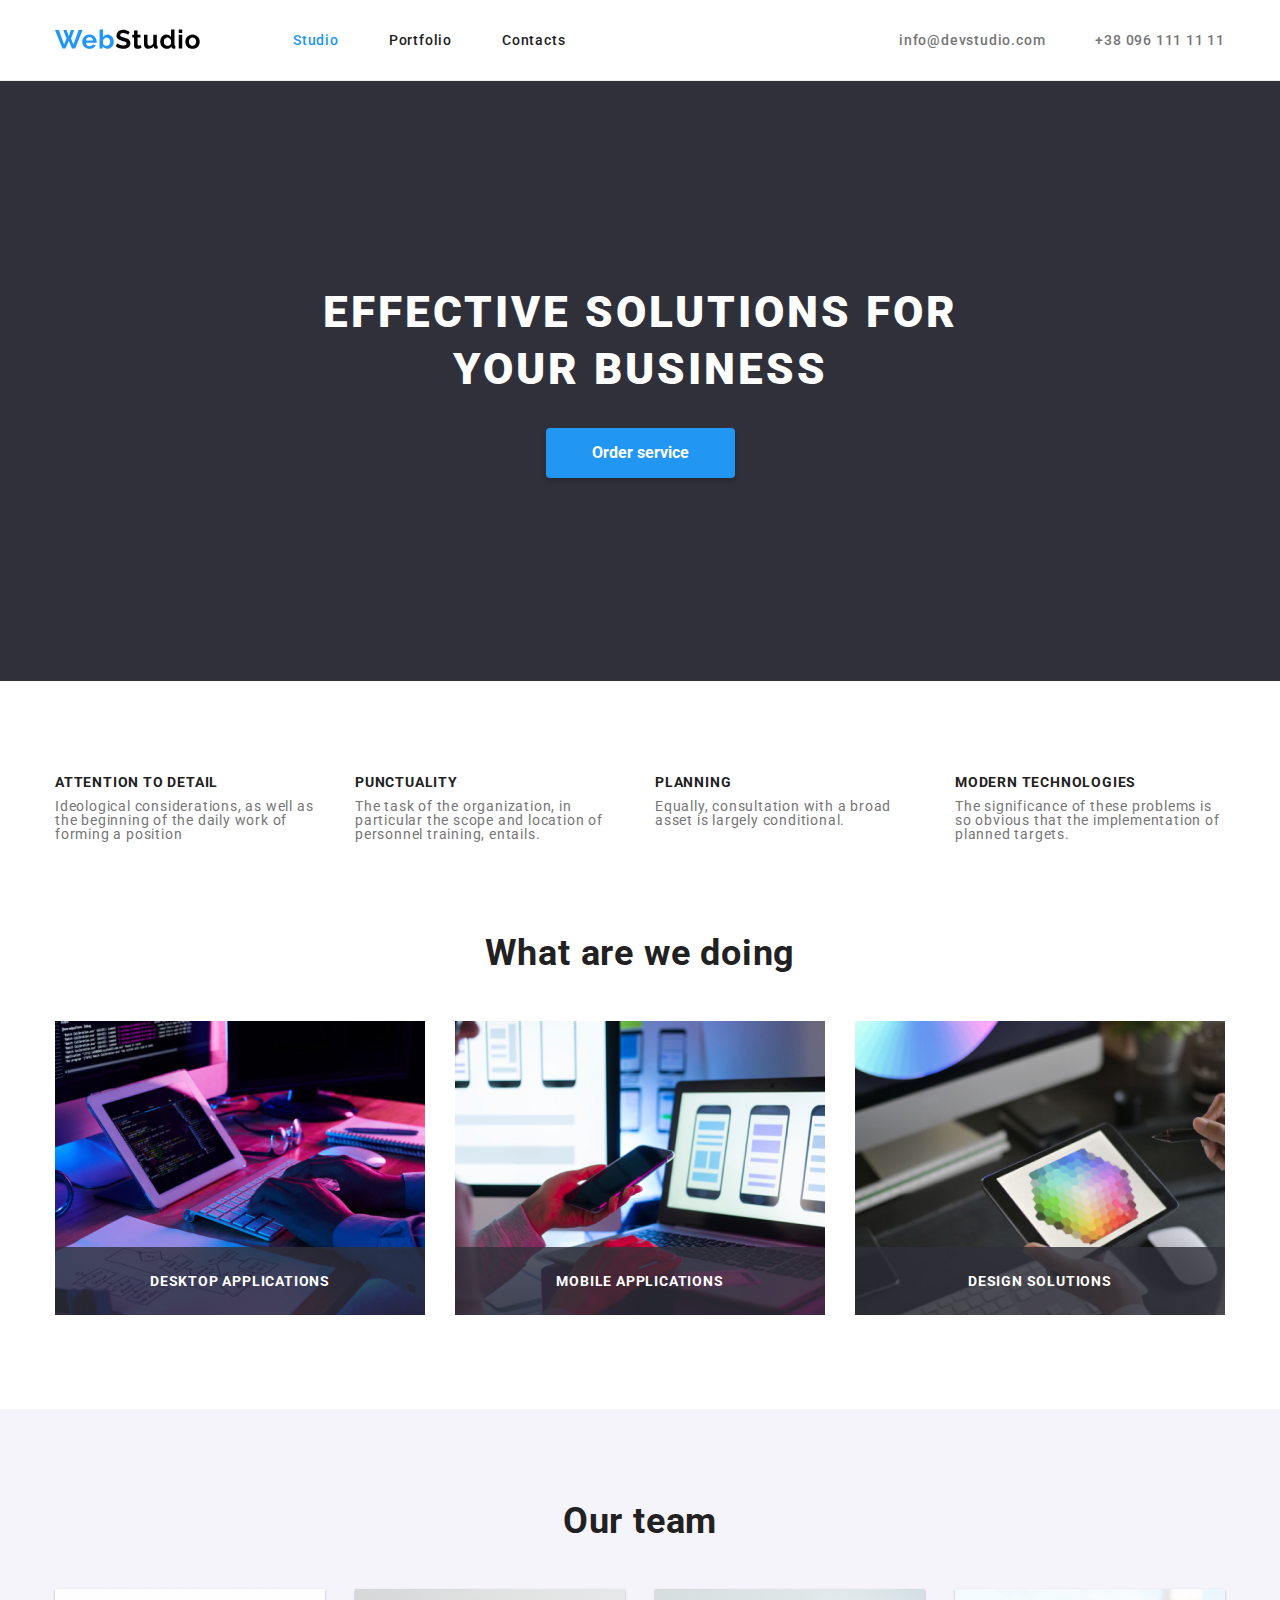
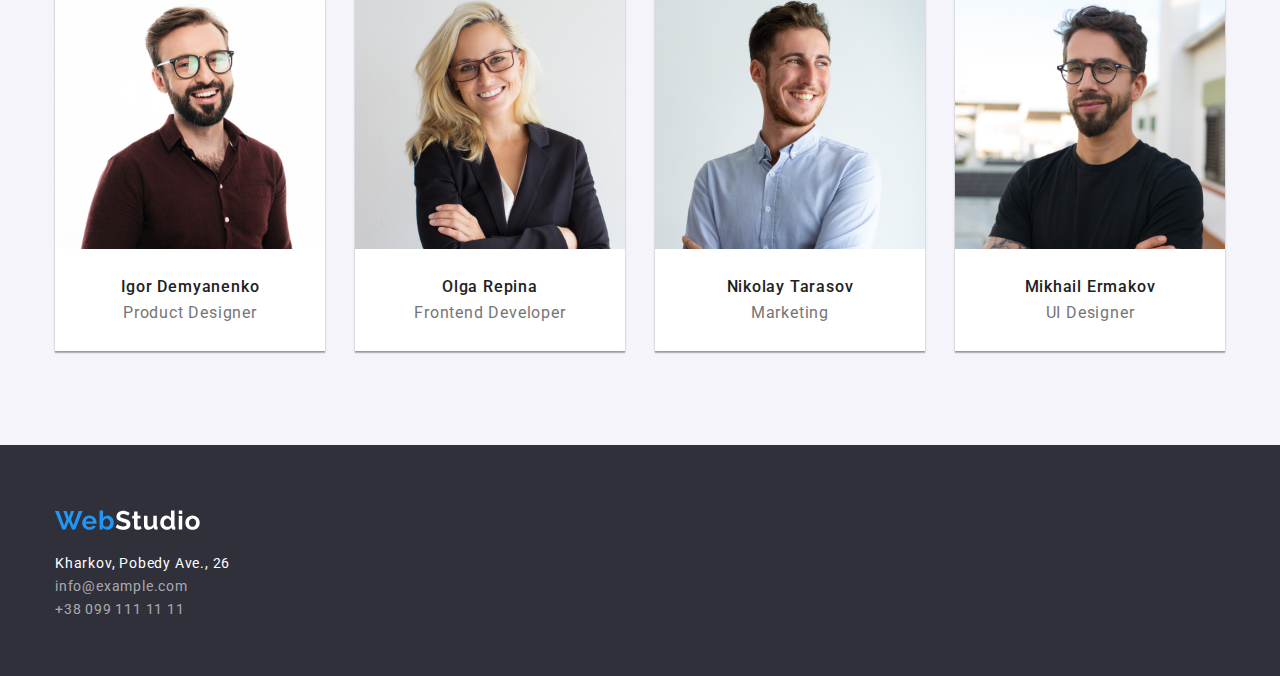
<file: index.html>
<!DOCTYPE html>
<html lang="en">
<head>
    <meta charset="UTF-8">
    <meta name="viewport" content="width=device-width, initial-scale=1.0">
    <link rel="preconnect" href="https://fonts.googleapis.com">
    <link rel="preconnect" href="https://fonts.gstatic.com" crossorigin>
    <link href="https://fonts.googleapis.com/css2?family=Roboto:wght@400;500;700;900&display=swap" rel="stylesheet">
    <link rel="stylesheet" href="css/styles.css">
    <title>WebStudio</title>
</head>
<body>
    <!-- HEADER -->
    <header class="header">
        <div class="container header-container">
            <a class="header-logo" href="#">
                <img src="img/logo.svg" alt="Web_Studio" width="145"
                height="31">
            </a>

            <ul class="header-menu">
                <li class="header-menu-item">
                    <a class="active" href="#">Studio</a>
                </li>
                <li class="header-menu-item">
                    <a href="portfolio.html">Portfolio</a>
                </li>
                <li class="header-menu-item">
                    <a href="#">Contacts</a>
                </li>
            </ul>

            <ul class="header-list">
                <li class="header-list-item">
                    <a href="mailto::info@devstudio.com">info@devstudio.com</a>
                </li>
                <li class="header-list-item">
                    <a href="tel::+380961111111">+38 096 111 11 11</a>
                </li>
            </ul>
        </div>
    </header>

    <main>
        <!--HERO-->
        <section class="hero">
            <div class="container">
                <div class="hero-box">
                    <h1 class="hero-tilte">Effective solutions for your business</h1>
                    <button class="hero-btn">Order service</button>
                </div>
            </div>
        </section>

        <!--DETAILS-->
        <section class="details">
            <div class="container">
                <div class="details-cards">

                    <div class="details-card">
                        <h2 class="details-card-title">Attention to detail</h2>
                        <p class="details-card-desc">Ideological considerations, as well as the beginning of the daily work of forming a position</p>
                    </div>

                    <div class="details-card">
                        <h2 class="details-card-title">Punctuality</h2>
                        <p class="details-card-desc">The task of the organization, in particular the scope and location of personnel training, entails.</p>
                    </div>

                    <div class="details-card">
                        <h2 class="details-card-title">Planning</h2>
                        <p class="details-card-desc">Equally, consultation with a broad asset is largely conditional.</p>
                    </div>

                    <div class="details-card">
                        <h2 class="details-card-title">Modern technologies</h2>
                        <p class="details-card-desc">The significance of these problems is so obvious that the implementation of planned targets.</p>
                    </div>
                </div>
            </div>
        </section>

    <!--WORK-->

    <section class="work">
        <div class="container">
            <h2 class="work-title subtitle">What are we doing</h2>
            
            <div class="work-cards">
                <div class="work-card">
                    <img src="img/work_1.jpg" alt="Work Img" width="370" height="294">
                    <p>Desktop applications</p>
                </div>

                <div class="work-card">
                    <img src="img/work_2.jpg" alt="Work Img" width="370" height="294">
                    <p>Mobile applications</p>
                </div>

                <div class="work-card">
                    <img src="img/work_3.jpg" alt="Work Img" width="370" height="294">
                    <p>Design solutions</p>
                </div>

            </div>
        </div>
    </section>

    <!--TEAM-->
    <section class="team">
        <div class="container">
            <h2 class="team-title subtitle">Our team</h2>

            <div class="team-cards">

                <div class="team-card">
                    <img class="team-card-image" src="img/staff_1.jpg" alt="Staff" width="270" height="260">
                    <h3 class="team-card-title">Igor Demyanenko</h3>
                    <p class="team-card-desc">Product Designer</p>
                </div>

                <div class="team-card">
                    <img class="team-card-image" src="img/staff_2.jpg" alt="Staff" width="270" height="260">
                    <h3 class="team-card-title">Olga Repina</h3>
                    <p class="team-card-desc">Frontend Developer</p>
                </div>

                <div class="team-card">
                    <img class="team-card-image" src="img/staff_3.jpg" alt="Staff" width="270" height="260">
                    <h3 class="team-card-title">Nikolay Tarasov</h3>
                    <p class="team-card-desc">Marketing</p>
                </div>

                <div class="team-card">
                    <img class="team-card-image" src="img/staff_4.jpg" alt="Staff" width="270" height="260">
                    <h3 class="team-card-title">Mikhail Ermakov</h3>
                    <p class="team-card-desc">UI Designer</p>
                </div>

            </div>
        </div>
    </section>
    </main>

    <footer class="footer">
        <div class="container">
            <a class="footer-logo" href="#">
                <img src="img/logo_footer.svg" alt="Footer_Logo" width="145" height="31">
            </a>
            <address class="footer-address">
                <p>Kharkov, Pobedy Ave., 26</p>
                <a href="mailto::info@example.com">info@example.com</a>
                <a href="tel::+380991111111">+38 099 111 11 11</a>
            </address>
        </div>
    </footer>
</body>
</html>
</file>
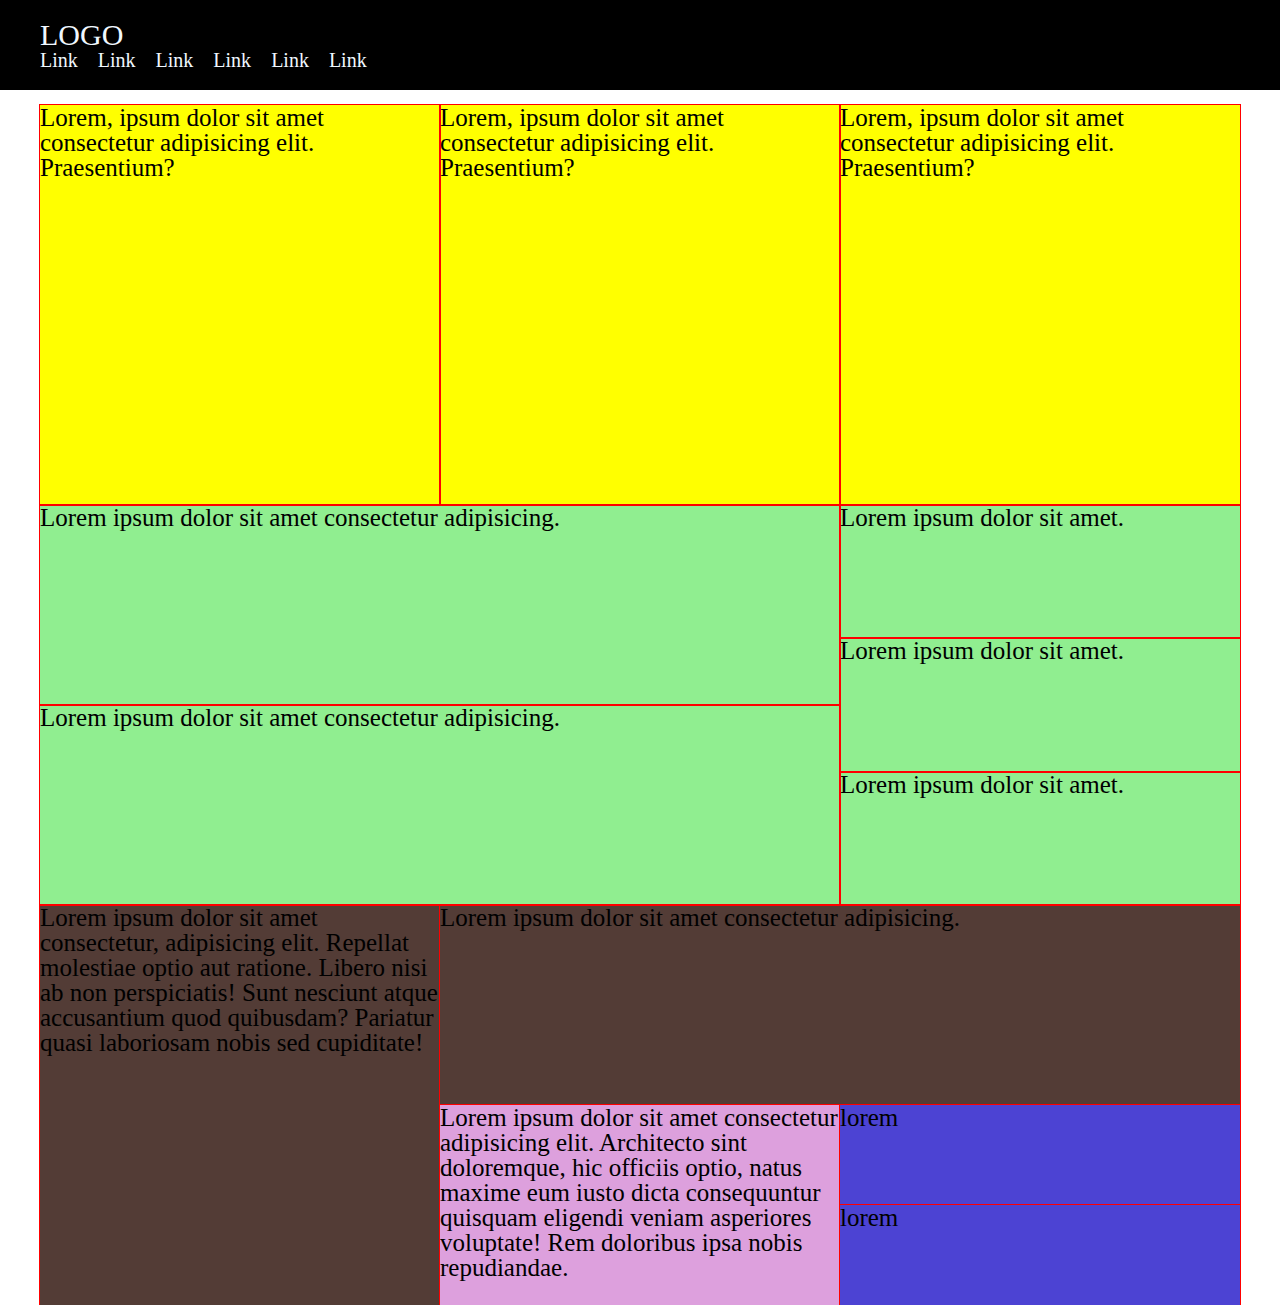
<file: block/index.html>
<!DOCTYPE html>
<html lang="en">
  <head>
    <meta charset="UTF-8" />
    <meta name="viewport" content="width=device-width, initial-scale=1.0" />
    <link rel="stylesheet" href="css/styles.css" />
    <title>Lesson 6</title>
  </head>
  <body>
    <header class="header">
      <div class="container header-container">
        <a class="header-logo" href="404.html">Logo</a>
        <ul class="header-list">
          <li>
            <a href="404.html">Link</a>
          </li>
          <li>
            <a href="404.html">Link</a>
          </li>
          <li>
            <a href="404.html">Link</a>
          </li>
          <li>
            <a href="404.html">Link</a>
          </li>
          <li>
            <a href="404.html">Link</a>
          </li>
          <li>
            <a href="404.html">Link</a>
          </li>
        </ul>
      </div>
    </header>

    <div class="container">
      <div class="first-block">
        <div>
          Lorem, ipsum dolor sit amet consectetur adipisicing elit. Praesentium?
        </div>
        <div>
          Lorem, ipsum dolor sit amet consectetur adipisicing elit. Praesentium?
        </div>
        <div>
          Lorem, ipsum dolor sit amet consectetur adipisicing elit. Praesentium?
        </div>
      </div>

      <div class="second-block">
        <div class="second-block-left">
          <div>Lorem ipsum dolor sit amet consectetur adipisicing.</div>
          <div>Lorem ipsum dolor sit amet consectetur adipisicing.</div>
        </div>

        <div class="second-block-right">
          <div>Lorem ipsum dolor sit amet.</div>
          <div>Lorem ipsum dolor sit amet.</div>
          <div>Lorem ipsum dolor sit amet.</div>
        </div>
      </div>

      <div class="third-block">
        <div class="third-block-left">
          Lorem ipsum dolor sit amet consectetur, adipisicing elit. Repellat
          molestiae optio aut ratione. Libero nisi ab non perspiciatis! Sunt
          nesciunt atque accusantium quod quibusdam? Pariatur quasi laboriosam
          nobis sed cupiditate!
        </div>

        <div class="third-block-right">
          <div>Lorem ipsum dolor sit amet consectetur adipisicing.</div>

          <div class="headache">
            <div>Lorem ipsum dolor sit amet consectetur adipisicing elit. Architecto sint doloremque, hic officiis optio, natus maxime eum iusto dicta consequuntur quisquam eligendi veniam asperiores voluptate! Rem doloribus ipsa nobis repudiandae.</div>
            <div>
                <div>lorem</div>
                <div>lorem</div>
            </div>
          </div>
        </div>
      </div>
    </div>
  </body>
</html>
</file>
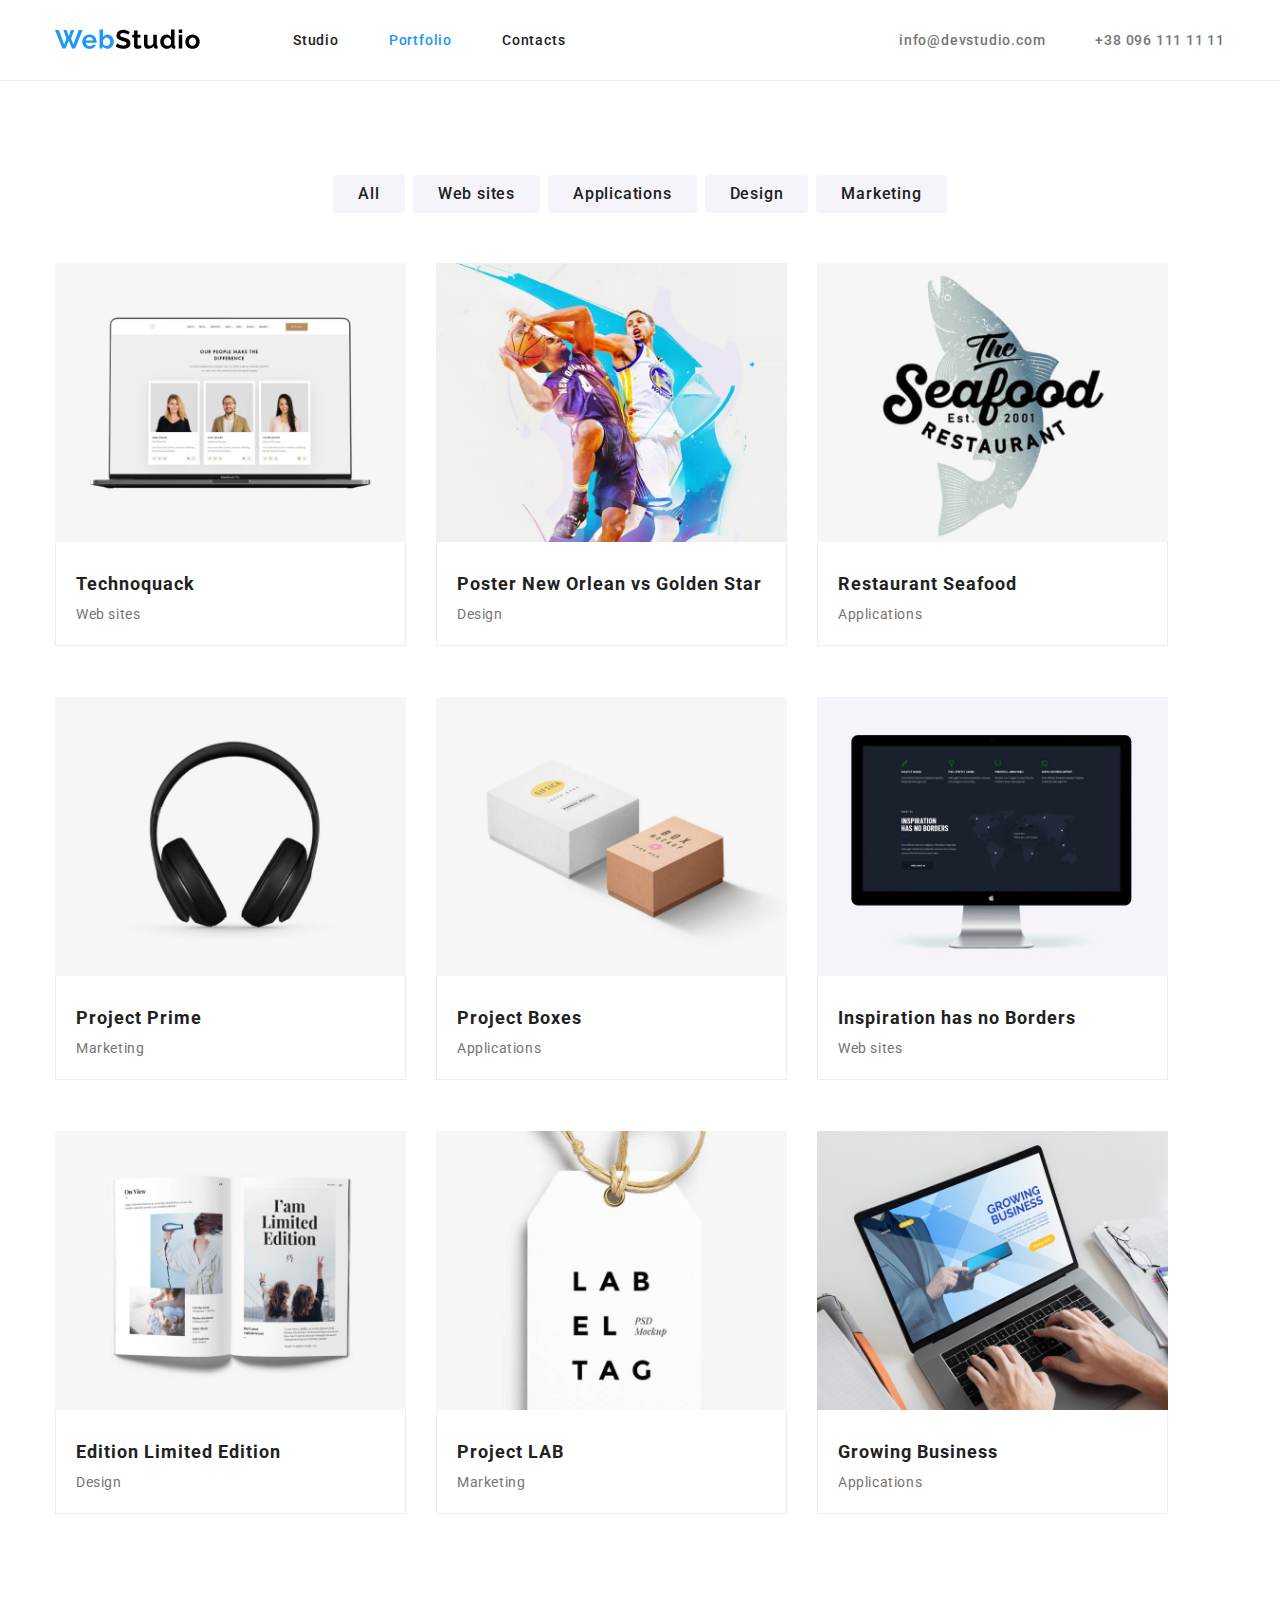
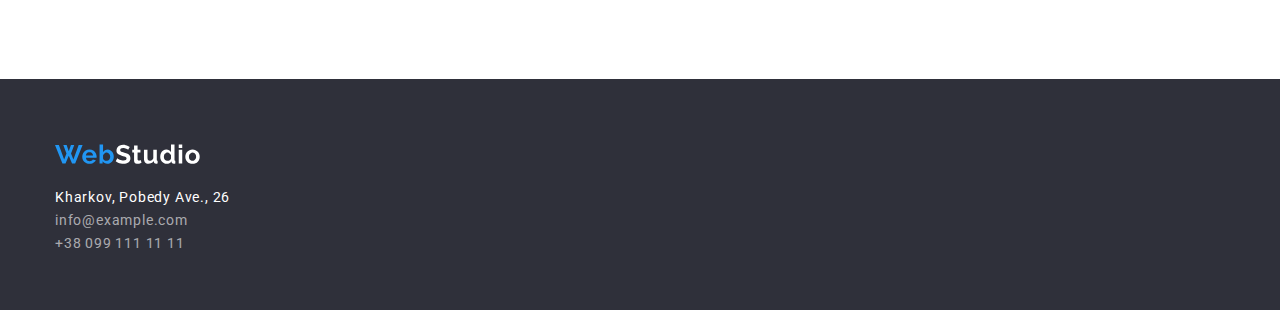
<file: portfolio.html>
<!DOCTYPE html>
<html lang="en">
<head>
    <meta charset="UTF-8">
    <meta name="viewport" content="width=device-width, initial-scale=1.0">
    <link rel="preconnect" href="https://fonts.googleapis.com">
    <link rel="preconnect" href="https://fonts.gstatic.com" crossorigin>
    <link href="https://fonts.googleapis.com/css2?family=Roboto:wght@400;500;700;900&display=swap" rel="stylesheet">
    <link rel="stylesheet" href="css/styles.css">
    <title>Portfolio</title>
</head>
<body>
    <header class="header">
        <div class="container header-container">
            <a class="header-logo" href="index.html">
                <img src="img/logo.svg" alt="Web_Studio" width="145"
                height="31">
            </a>

            <ul class="header-menu">
                <li class="header-menu-item">
                    <a href="index.html">Studio</a>
                </li>
                <li class="header-menu-item">
                    <a class="active" href="#">Portfolio</a>
                </li>
                <li class="header-menu-item">
                    <a href="#">Contacts</a>
                </li>
            </ul>

            <ul class="header-list">
                <li class="header-list-item">
                    <a href="mailto::info@devstudio.com">info@devstudio.com</a>
                </li>
                <li class="header-list-item">
                    <a href="tel::+380961111111">+38 096 111 11 11</a>
                </li>
            </ul>
        </div>
    </header>

    <main>
        <section>
            <div class="container">
                <div class="portfolio">

                    <div class="portfolio-buttons">
                        <button class="portfolio-btn">All</button>
                        <button class="portfolio-btn">Web sites</button>
                        <button class="portfolio-btn">Applications</button>
                        <button class="portfolio-btn">Design</button>
                        <button class="portfolio-btn">Marketing</button></div>

                        <div class="portfolio-cards">
        
                            <div class="portfolio-card">
                                <div class="portfolio-card-top">
                                    <img class="portfolio-card-img" src="img/portfolio_1.jpg" alt="" width="370" height="294">
                                    <div>The resource offers comprehensive offers with different levels of functionality and services. All this will allow the visitor to obtain useful information about the company or individual.</div>
                                </div>
                                <div class="portfolio-card-bottom">
                                    <h2 class="portfolio-card-title">Technoquack</h2>
                                    <p class="portfolio-card-desc">Web sites</p>
                                </div>
                            </div>
        
                            <div class="portfolio-card">
                                <div class="portfolio-card-top">
                                    <img class="portfolio-card-img" src="img/portfolio_2.jpg" alt="" width="370" height="294">
                                    <div>The resource offers comprehensive offers with different levels of functionality and services. All this will allow the visitor to obtain useful information about the company or individual.</div>
                                </div>
                                <div class="portfolio-card-bottom">
                                    <h2 class="portfolio-card-title">Poster New Orlean vs Golden Star</h2>
                                    <p class="portfolio-card-desc">Design</p>
                                </div>
                            </div>
        
                            <div class="portfolio-card">
                                <div class="portfolio-card-top">
                                    <img class="portfolio-card-img" src="img/portfolio_3.jpg" alt="" width="370" height="294">
                                    <div>The resource offers comprehensive offers with different levels of functionality and services. All this will allow the visitor to obtain useful information about the company or individual.</div>
                                </div>
                                <div class="portfolio-card-bottom">
                                    <h2 class="portfolio-card-title">Restaurant Seafood</h2>
                                    <p class="portfolio-card-desc">Applications</p>
                                </div>
                            </div>
        
                            <div class="portfolio-card">
                                <div class="portfolio-card-top">
                                    <img class="portfolio-card-img" src="img/portfolio_4.jpg" alt="" width="370" height="294">
                                    <div>The resource offers comprehensive offers with different levels of functionality and services. All this will allow the visitor to obtain useful information about the company or individual.</div>
                                </div>
                                <div class="portfolio-card-bottom">
                                    <h2 class="portfolio-card-title">Project Prime</h2>
                                    <p class="portfolio-card-desc">Marketing</p>
                                </div>
                            </div>
        
                            <div class="portfolio-card">
                                <div class="portfolio-card-top">
                                    <img class="portfolio-card-img" src="img/portfolio_5.jpg" alt="" width="370" height="294">
                                    <div>The resource offers comprehensive offers with different levels of functionality and services. All this will allow the visitor to obtain useful information about the company or individual.</div>
                                </div>
                                <div class="portfolio-card-bottom">
                                    <h2 class="portfolio-card-title">Project Boxes</h2>
                                    <p class="portfolio-card-desc">Applications</p>
                                </div>
                            </div>
        
                            <div class="portfolio-card">
                                <div class="portfolio-card-top">
                                    <img class="portfolio-card-img" src="img/portfolio_6.jpg" alt="" width="370" height="294">
                                    <div>The resource offers comprehensive offers with different levels of functionality and services. All this will allow the visitor to obtain useful information about the company or individual.</div>
                                </div>
                                <div class="portfolio-card-bottom">
                                    <h2 class="portfolio-card-title">Inspiration has no Borders</h2>
                                    <p class="portfolio-card-desc">Web sites</p>
                                </div>
                            </div>
        
                            <div class="portfolio-card">
                                <div class="portfolio-card-top">
                                    <img class="portfolio-card-img" src="img/portfolio_7.jpg" alt="" width="370" height="294">
                                    <div>The resource offers comprehensive offers with different levels of functionality and services. All this will allow the visitor to obtain useful information about the company or individual.</div>
                                </div>
                                <div class="portfolio-card-bottom">
                                    <h2 class="portfolio-card-title">Edition Limited Edition</h2>
                                    <p class="portfolio-card-desc">Design</p>
                                </div>
                            </div>
        
                            <div class="portfolio-card">
                                <div class="portfolio-card-top">
                                    <img class="portfolio-card-img" src="img/portfolio_8.jpg" alt="" width="370" height="294">
                                    <div>The resource offers comprehensive offers with different levels of functionality and services. All this will allow the visitor to obtain useful information about the company or individual.</div>
                                </div>
                                <div class="portfolio-card-bottom">
                                    <h2 class="portfolio-card-title">Project LAB</h2>
                                    <p class="portfolio-card-desc">Marketing</p>
                                </div>
                            </div>
        
                            <div class="portfolio-card">
                                <div class="portfolio-card-top">
                                    <img class="portfolio-card-img" src="img/portfolio_9.jpg" alt="" width="370" height="294">
                                    <div>The resource offers comprehensive offers with different levels of functionality and services. All this will allow the visitor to obtain useful information about the company or individual.</div>
                                </div>
                                <div class="portfolio-card-bottom">
                                    <h2 class="portfolio-card-title">Growing Business</h2>
                                    <p class="portfolio-card-desc">Applications</p>
                                </div>
                            </div>
                            
                        </div>
                </div>

            </div>
        </section>
    </main>
    
    <footer class="footer">
        <div class="container">
            <a class="footer-logo" href="#">
                <img src="img/logo_footer.svg" alt="Footer_Logo" width="145" height="31">
            </a>
            <address class="footer-address">
                <p>Kharkov, Pobedy Ave., 26</p>
                <a href="mailto::info@example.com">info@example.com</a>
                <a href="tel::+380991111111">+38 099 111 11 11</a>
            </address>
        </div>
    </footer>

</body>
</html>
</file>
<file: css/styles.css>
*, *::before, *::after {
	box-sizing: border-box;
}

html, body, div, span, applet, object, iframe,
h1, h2, h3, h4, h5, h6, p, blockquote, pre,
a, abbr, acronym, address, big, cite, code,
del, dfn, em, img, ins, kbd, q, s, samp,
small, strike, strong, sub, sup, tt, var,
b, u, i, center,
dl, dt, dd, ol, ul, li,
fieldset, form, label, legend,
table, caption, tbody, tfoot, thead, tr, th, td,
article, aside, canvas, details, embed, 
figure, figcaption, footer, header, hgroup, 
menu, nav, output, ruby, section, summary,
time, mark, audio, video, button {
	margin: 0;
	padding: 0;
	border: 0;
	font-size: 100%;
	font: inherit;
	vertical-align: top;
}
article, aside, details, figcaption, figure, 
footer, header, hgroup, menu, nav, section {
	display: block;
}
body {
	line-height: 1;
}
ol, ul {
	list-style: none;
}
blockquote, q {
	quotes: none;
}
blockquote:before, blockquote:after,
q:before, q:after {
	content: '';
	content: none;
}
table {
	border-collapse: collapse;
	border-spacing: 0;
}

html, body {
    scroll-behavior: smooth;
}


/* GLOBAL */
body {
    font-family: "Roboto", sans-serif;
    color: #212121;
    letter-spacing: 0.8px;
}

.container {
    max-width: 1200px;
    margin: 0 auto;
    padding: 0 15px;
}

.subtitle {
    text-align: center;
    font-weight: 700;
    font-size: 36px;
}


/* HEADER */
.header {
    padding: 24px 0 25px;
    border-bottom: 1px solid #ECECEC;
    font-size: 14px;
    font-weight: 500;
}
.header-container {
    display: flex;
    align-items: center;
}
.header-logo {
    margin-right: 93px;
}
.header-menu {
    display: flex;
    gap: 50px;
    margin-right: auto;
}
.header-menu-item a {
    color: #212121;
    text-decoration: none;
}
.header-list {
    display: flex;
    gap: 50px;
}
.header-list-item a {
    color: #757575;
    text-decoration: none;
}
.header-menu-item a.active {
    color: #2196F3;
}
.header-menu-item a:hover {
    color: #2196F3;
}
.header-list-item a:hover {
    color: #2196F3;
}
/* HERO */
.hero {
    min-height: 600px;
    background: #2f303a;
    color: #fff;
    display: flex;
    align-items: center;
}
.hero .container {
    width: 100%;
}
.hero-box {
    max-width: 700px;
    text-align: center;
    margin: 0 auto;
}
.hero-tilte {
    font-size: 44px;
    font-weight: 900;
    letter-spacing: 3px;
    line-height: 1.3;
    text-transform: uppercase;
    margin-bottom: 30px;
}
.hero-btn {
    padding: 17px 46px;
    font-weight: 700;
    color: #fff;
    box-shadow: 0 4px 4px 0 rgba(0, 0, 0, 0.15);
    background: #2196f3;
    border-radius: 4px;
    cursor: pointer;
}
.hero-btn:hover {
    background: #0d7cd6;
}
.hero-btn:active{
    background: #5aa9eb;
}
/* DETAILS */
.details {
    padding: 94px 0;
    font-size: 14px;
}
.details-cards {
    display: flex;
    gap: 30px;
}
.details-card {
    flex: 1 1 20%;
}
.details-card-title {
    margin: 0 0 10px;
    font-weight: 700;
    text-transform: uppercase;
}
.details-card-desc {
    color: #757575;
}

/* WORK */
.work {
    padding-bottom: 94px;
}
.work-title {
    margin-bottom: 50px;
}
.work-cards {
    display: flex;
    gap: 30px;
}
.work-card {
    flex: 1 1 30%;
    height: 294px;
    position: relative;
}
.work-card p {
    position: absolute;
    padding: 27px;
    bottom: 0;
    left: 0;
    right: 0;
    background: rgba(47, 48, 58, 0.8);
    font-size: 14px;
    color: #fff;
    font-weight: 700;
    text-transform: uppercase;
    text-align: center;
}
.work-card img {
height: 100%;
width: 100%;
object-fit: cover;
}
/* TEAM */
.team {
    padding: 94px 0;
    background: #f5f4fa;
}
.team-title {
    margin: 0 0 50px;
}
.team-cards {
    text-align: center;
    display: flex;
    gap: 30px;
}
.team-card {
    flex: 1 1 20%;
    box-shadow: 0 2px 1px 0 rgba(0, 0, 0, 0.2), 0 1px 1px 0 rgba(0, 0, 0, 0.14), 0 1px 3px 0 rgba(0, 0, 0, 0.12);
    background: #fff;
    padding: 0 0 30px;
}
.team-card-image {
    width: 100%;
    height: 260px;
    object-fit: cover;
    margin: 0 0 30px;
}
.team-card-title {
    font-weight: 500;
    margin: 0 0 10px;
}
.team-card-desc {
    color: #757575;
}
/* FOOTER */
.footer {
    font-size: 14px;
    padding: 60px 0;
    background: #2f303a;
}
.footer-logo {
    display: inline-block;
    margin: 0 0 20px;
}
.footer-address {
    display: flex;
    flex-direction: column;
    align-items: flex-start;
    gap: 9px;
}

.footer-address a {
    text-decoration: none;
    color: rgba(255, 255, 255, 0.6);
}

.footer-address p {
    color: #fff;
}

.footer-address a:hover {
    color: #2196F3;
}



/*---------------------Portfolio--------------------*/

.portfolio{
    margin: 94px 0 ;
}

/* Buttons */

.portfolio-buttons {
    font-weight: 500;
    font-size: 16px;
    display: flex;
    justify-content: center;
    gap: 8px;
}

.portfolio-btn {
    cursor: pointer;
    padding: 6px 25px;
    background: #f5f4fa;
    border-radius: 4px;
    line-height: 162%;
    color: #212121;
    letter-spacing: 0.8px;
}

.portfolio-btn:hover {
    background: #2196f3;
    box-shadow: 0 2px 2px 0 rgba(0, 0, 0, 0.12), 0 1px 2px 0 rgba(0, 0, 0, 0.08), 0 3px 1px 0 rgba(0, 0, 0, 0.1);
}

/* Cards */

.portfolio-cards {
    padding: 50px 0;
    display: flex;
    gap: 30px;
    flex-flow: wrap;
}

.portfolio-card {
    flex: 0 1 30%;
    height: 404px;
}

.portfolio-card-img {
    object-fit: cover;
    width: 100%;
    height: 100%;
}

.portfolio-card-top {
    display: flex;
    position: relative;    
    font-weight: 400;
    font-size: 18px;
    line-height: 156%;
    letter-spacing: 0.4px;
    color: #fff;
}

.portfolio-card-top > div {
    display: flex;
    position: absolute;
    inset: 0;
    padding: 64px 24px;
    background: rgba(33, 150, 243, 0.9);
    align-items: center;
    justify-content: center;
    display: none;
}

.portfolio-card:hover > .portfolio-card-top > div {
    display: flex;
}

.portfolio-card-bottom{
    border-left: 1px solid #eeeeee;
    border-bottom: 1px solid #eeeeee;
    border-right: 1px solid #eeeeee;
    padding: 24px 20px;
}
.portfolio-card-title {
    margin: 0 0 5px;
    font-weight: 700;
    font-size: 18px;
    line-height: 200%;
    letter-spacing: 1px;
    color: #212121;
}

.portfolio-card-desc {
    font-weight: 400;
    font-size: 14px;
    letter-spacing: 0.6px;
    color: #757575;
}
</file>
<file: block/css/styles.css>
*, *::before, *::after {
	box-sizing: border-box;
}

html, body, div, span, applet, object, iframe,
h1, h2, h3, h4, h5, h6, p, blockquote, pre,
a, abbr, acronym, address, big, cite, code,
del, dfn, em, img, ins, kbd, q, s, samp,
small, strike, strong, sub, sup, tt, var,
b, u, i, center,
dl, dt, dd, ol, ul, li,
fieldset, form, label, legend,
table, caption, tbody, tfoot, thead, tr, th, td,
article, aside, canvas, details, embed, 
figure, figcaption, footer, header, hgroup, 
menu, nav, output, ruby, section, summary,
time, mark, audio, video, button {
	margin: 0;
	padding: 0;
	border: 0;
	font-size: 100%;
	font: inherit;
	vertical-align: top;
}
article, aside, details, figcaption, figure, 
footer, header, hgroup, menu, nav, section {
	display: block;
}
body {
	line-height: 1;
}
ol, ul {
	list-style: none;
}
blockquote, q {
	quotes: none;
}
blockquote:before, blockquote:after,
q:before, q:after {
	content: '';
	content: none;
}
table {
	border-collapse: collapse;
	border-spacing: 0;
}

/* My Styles */

.header {
    background: #000;
    color: aliceblue;
    padding: 20px 0;
/*    outline: 1px solid red;*/
}

.container {
    width: 1200px;
    margin: 0 auto;
}
.header-container {
    font-size: 0;
}

.header-logo{
    width: 100px;
	font-size: 30px;
	color: aliceblue;
	text-transform: uppercase;
	text-decoration: none;
}


.header-list li {
    display: inline-block;
}

.header-list li + li {
    margin-left: 20px;
}

.header-list li a {
    text-decoration: none;
    color: aliceblue;
    font-size: 20px;
}

/* Blocks */
.first-block {
	font-size: 0px;
	background: yellow;
	margin: 15px 0 0;
	display: flex;
}

.first-block > div {
	font-size: 25px;
	outline: 1px solid red;
	height: 400px;
}

.second-block {
	outline: 1px solid red;
	font-size: 0px;
	background: lightgreen;
	display: flex;
}

.second-block > div {
	outline: 1px solid red;
	flex-direction: column;
	font-size: 25px;
	width: 800px;
}

.second-block > div + div {
	width: 400px;
}

.second-block-left > div {
	outline: 1px solid red;
	height: 200px;
}

.second-block-right > div {
	outline: 1px solid red;
	height: 133.33px;
}



.third-block {
	display: flex;
	outline: 1px solid red;
	font-size: 0px;
	background: rgb(83, 60, 54);
}
.third-block-left {
	font-size: 25px;
	width: 400px;
	height: 400px;
}

.third-block-right {
	font-size: 25px;
	outline: 1px solid red;
	display: flex;
	flex-direction: column;
	width: 800px;
}

.third-block-right > div {
	height: 200px;
}

.headache {outline: 1px solid red;
	display: flex;
	font-size: 0;
	background: purple;
}
.headache > div {
	display: flex;
	flex-direction: column;
	font-size: 25px;
	background: plum;
}


.headache > div > div {
	font-size: 25px;
	background: rgb(76, 67, 211);
	outline: 1px solid red;
	height: 100px;
	width: 400px;
}
</file>
